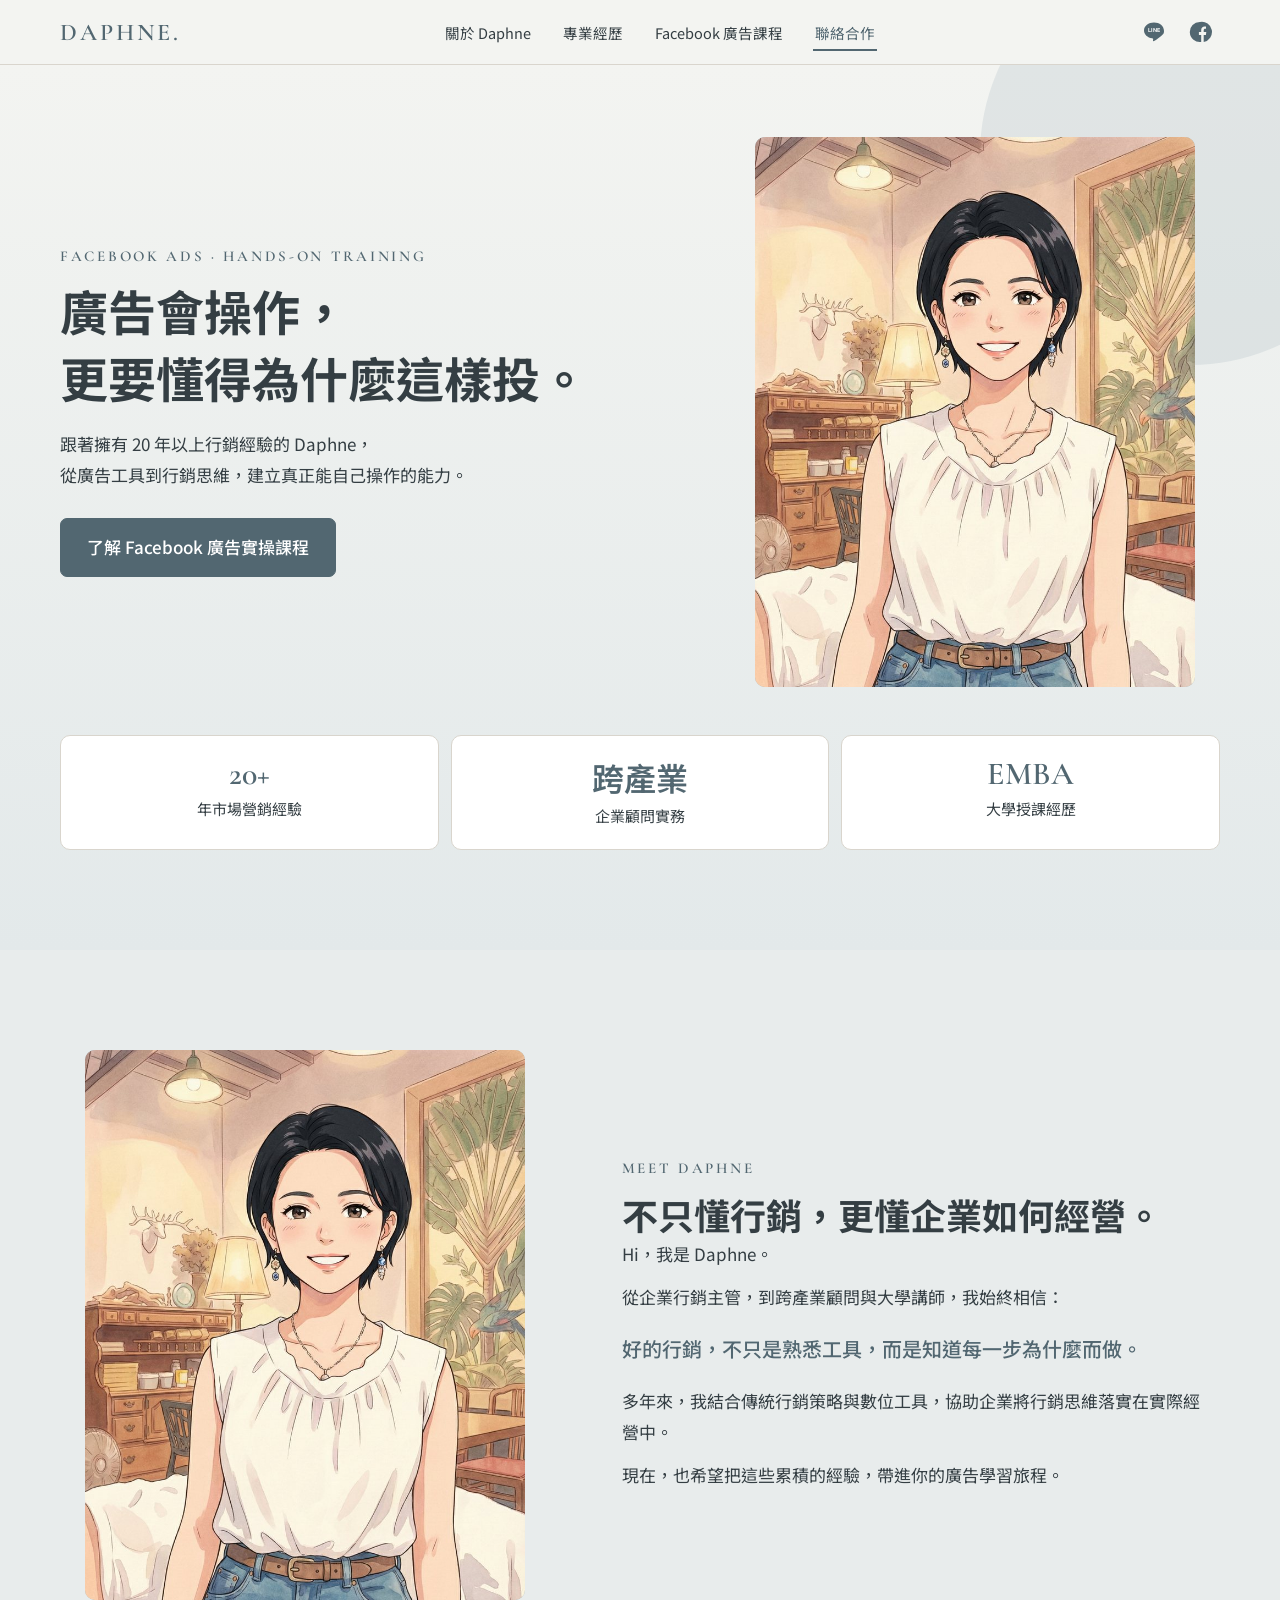
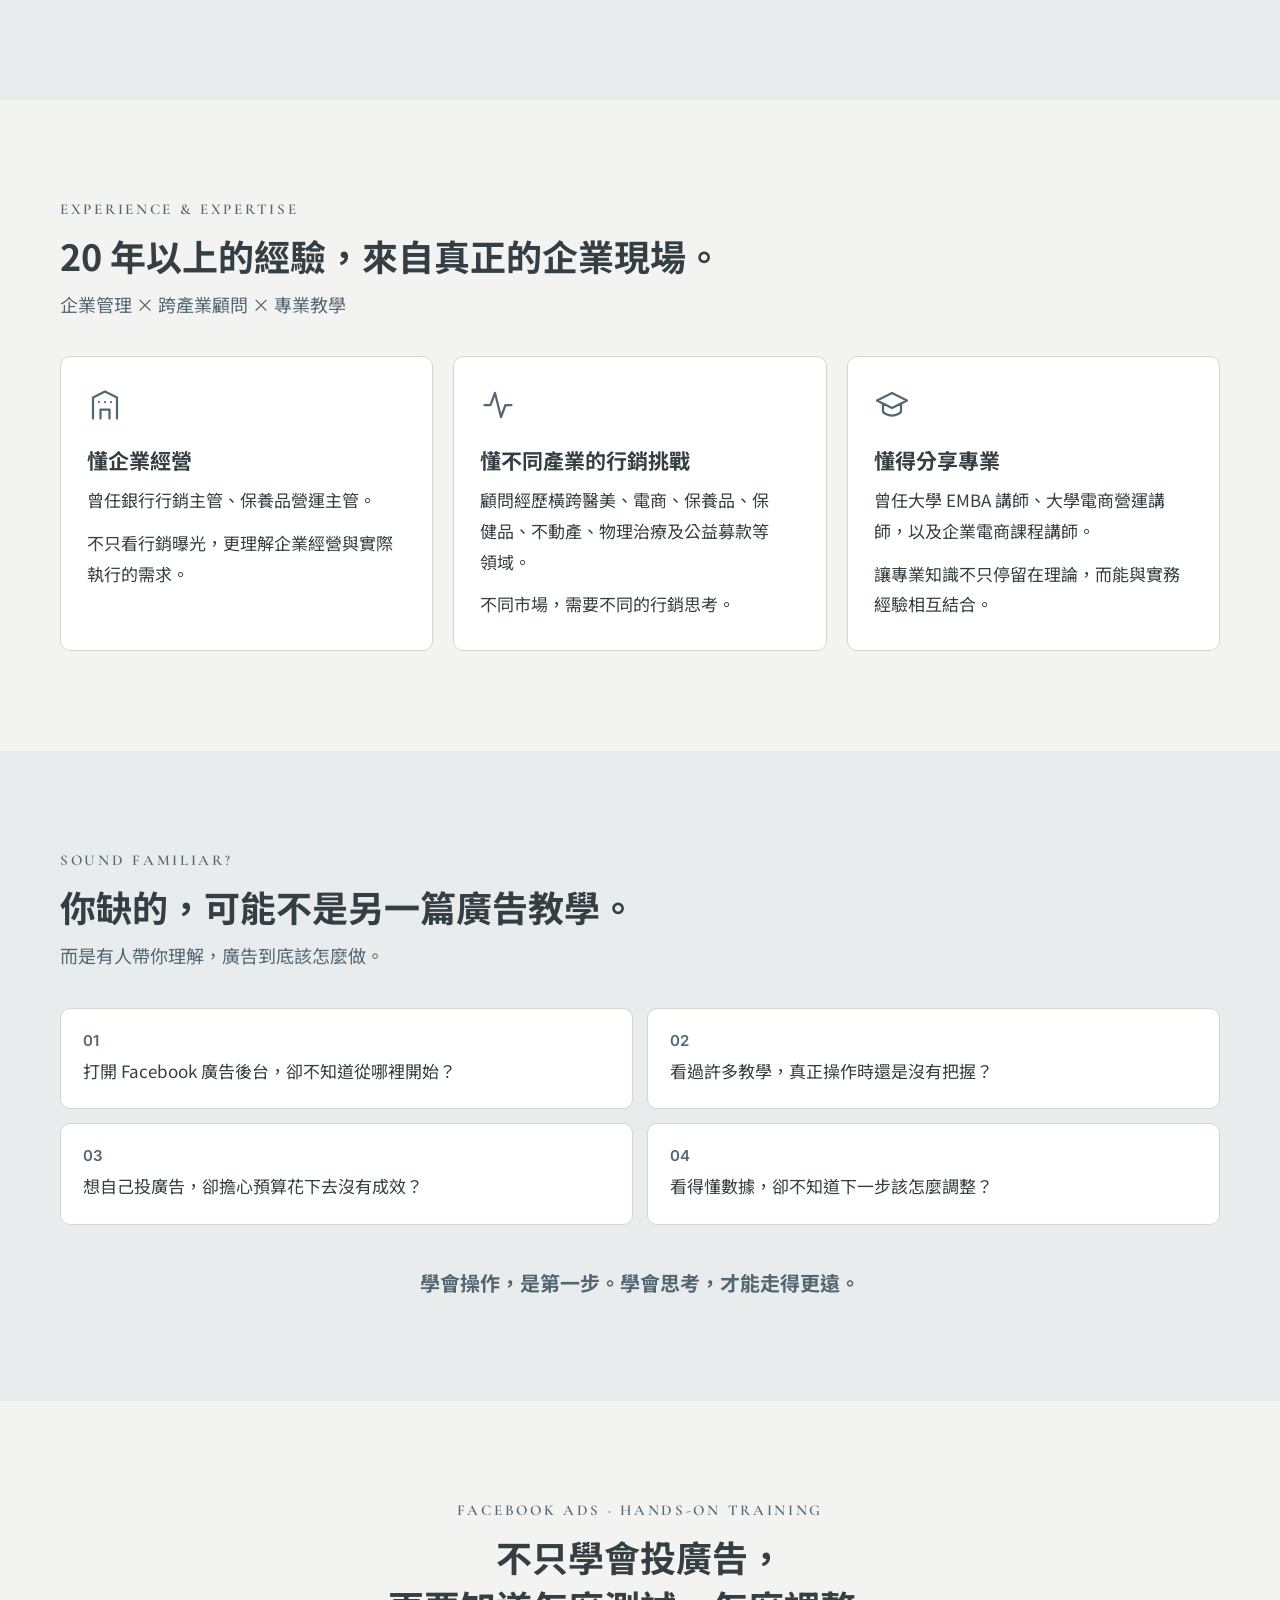
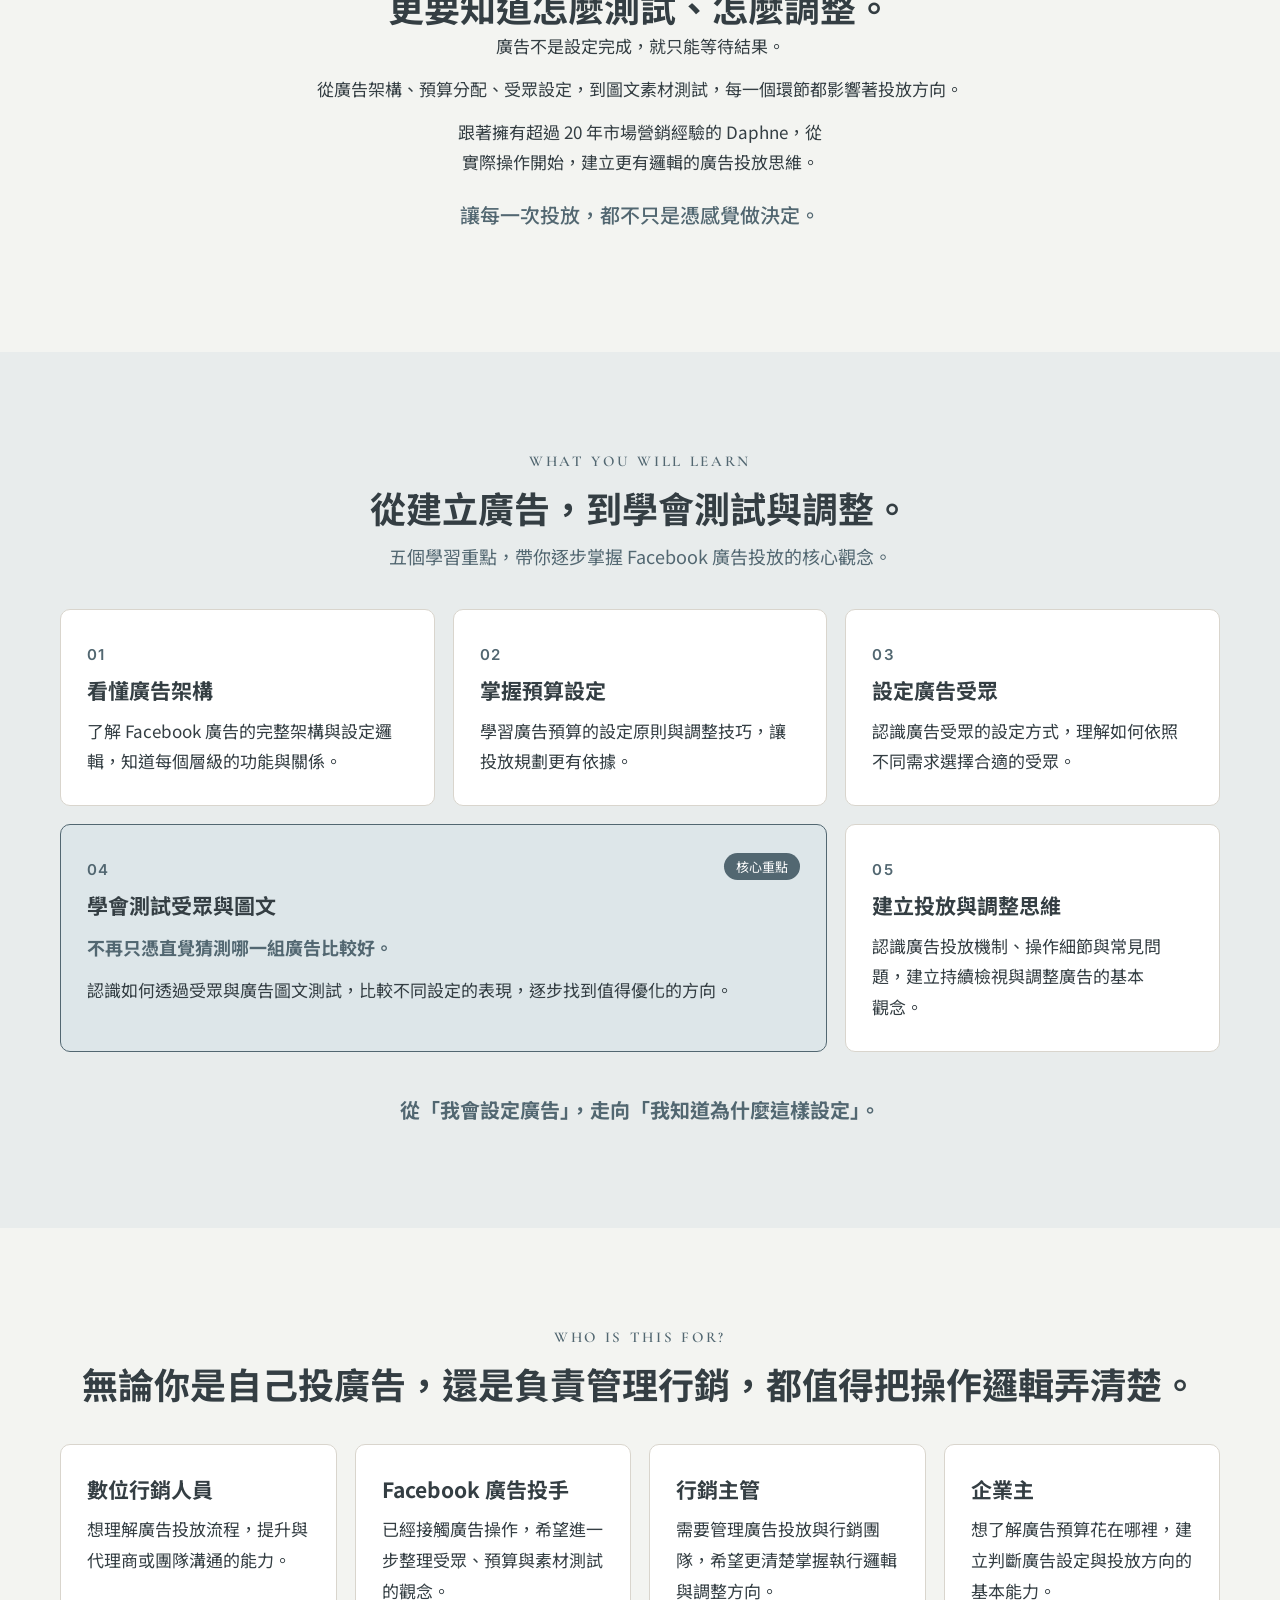
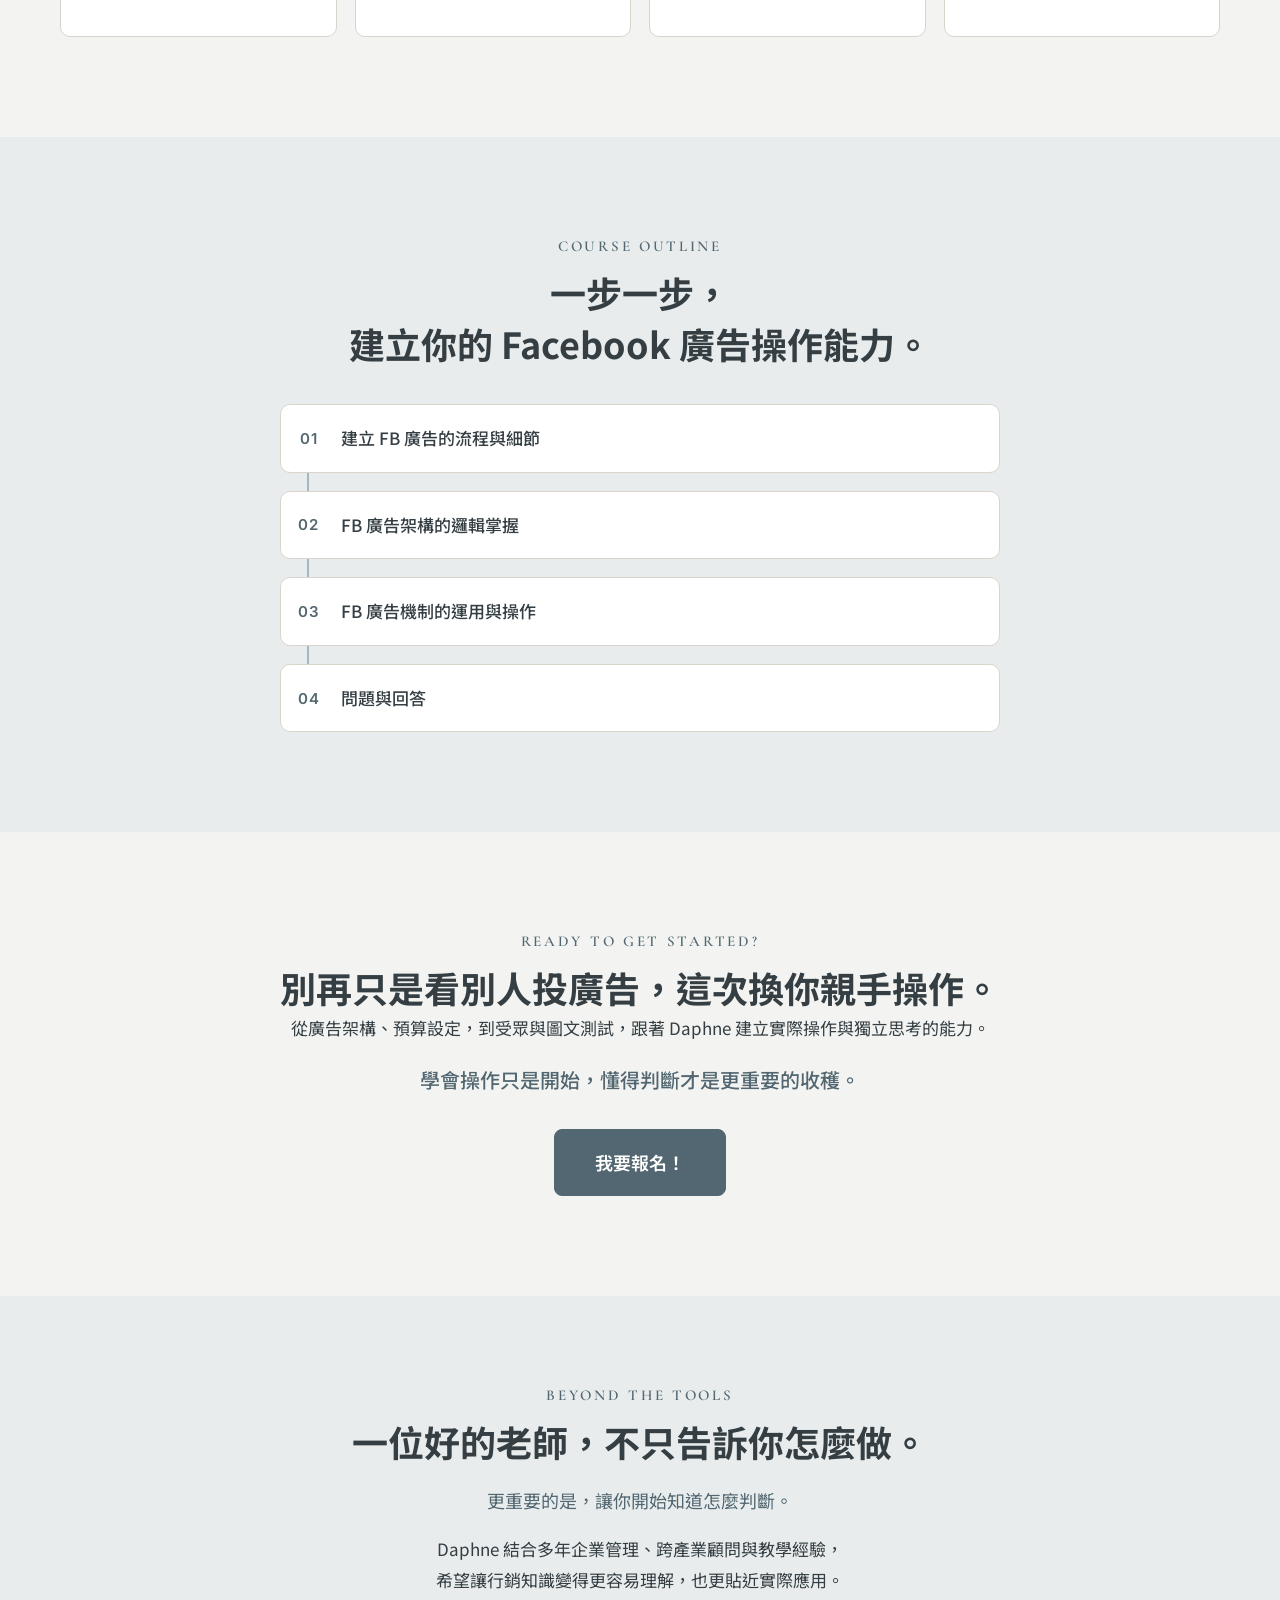
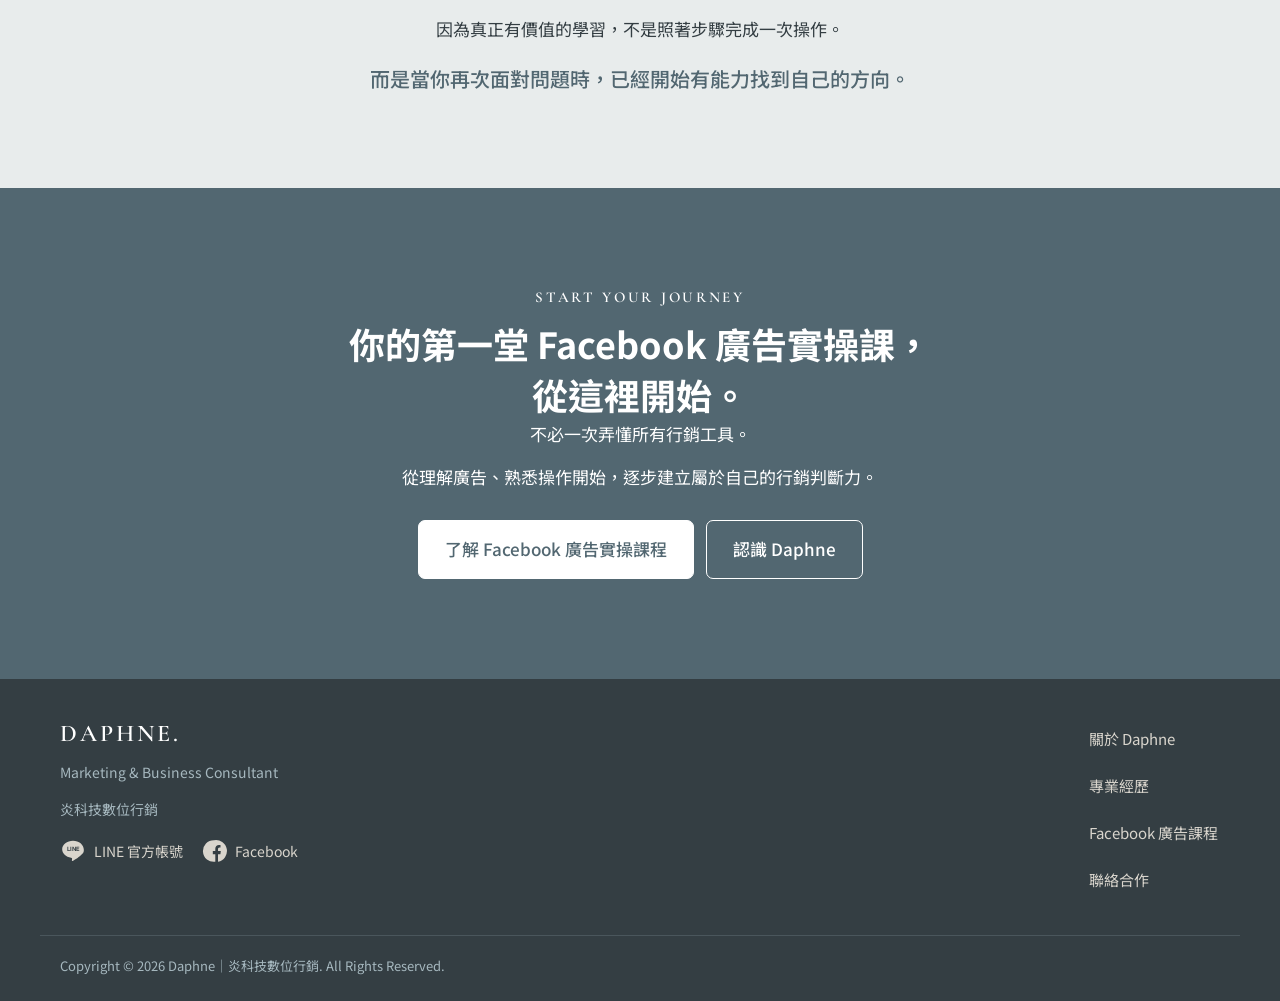
<file: index.html>
<!DOCTYPE html>
<html lang="zh-Hant">
<head>
<meta charset="UTF-8">
<meta name="viewport" content="width=device-width, initial-scale=1">
<title>Daphne｜Facebook 廣告實操課程 × 行銷顧問</title>
<meta name="description" content="跟著擁有 20 年以上行銷經驗的 Daphne，從廣告工具到行銷思維，建立真正能自己操作的 Facebook 廣告能力。">
<meta property="og:type" content="website">
<meta property="og:title" content="Daphne｜Facebook 廣告實操課程">
<meta property="og:description" content="廣告會操作，更要懂得為什麼這樣投。">
<meta property="og:locale" content="zh_TW">
<meta property="og:site_name" content="炎科技數位行銷">
<meta name="theme-color" content="#526771">
<link rel="icon" href="favicon.svg" type="image/svg+xml">
<link rel="preconnect" href="https://fonts.googleapis.com">
<link rel="preconnect" href="https://fonts.gstatic.com" crossorigin>
<link href="https://fonts.googleapis.com/css2?family=Cormorant+Garamond:wght@500;600&family=Inter:wght@400;500;600&family=Noto+Sans+TC:wght@400;500;700&display=swap" rel="stylesheet">
<link rel="stylesheet" href="css/style.css">
</head>
<body>
<a class="skip" href="#main">跳到主要內容</a>
<header class="site-header">
  <div class="wrap bar">
    <a class="logo" href="#top">DAPHNE.</a>
    <button class="menu-btn" aria-expanded="false" aria-controls="nav" aria-label="開啟選單"><span></span><span></span></button>
    <nav id="nav" aria-label="主要導覽">
      <a href="#about">關於 Daphne</a>
      <a href="#experience">專業經歷</a>
      <a href="#course">Facebook 廣告課程</a>
      <a href="#contact">聯絡合作</a>
    </nav>
    <div class="hsocial"><a data-link="line" aria-label="LINE 官方帳號"><svg viewBox="0 0 24 24" aria-hidden="true"><path d="M12 2.5C6.5 2.5 2 6 2 10.4c0 3.9 3.5 7.2 8.2 7.8.3.1.8.2.9.5.1.3 0 .7 0 1l-.1.8c0 .3-.2 1.1 1 .6 1.2-.5 6.4-3.8 8.7-6.5 1.3-1.4 1.3-2.6 1.3-3.7C22 6 17.5 2.5 12 2.5z"/><text x="12" y="12.3" font-size="5.4" font-weight="700" text-anchor="middle" fill="#343E43" font-family="Inter,Arial,sans-serif">LINE</text></svg></a>
        <a data-link="facebook" aria-label="Facebook 粉絲專頁"><svg viewBox="0 0 24 24" aria-hidden="true"><path d="M12 2a10 10 0 1 0 1.2 19.9v-7h-2.3V12h2.3V10c0-2.3 1.4-3.5 3.4-3.5.7 0 1.4.1 1.4.1v2.2h-.8c-1.1 0-1.5.7-1.5 1.4V12h2.6l-.4 2.9h-2.2v7A10 10 0 0 0 12 2z"/></svg></a></div>
  </div>
</header>

<main id="main">
<section class="hero" id="top">
  <div class="wrap grid2">
    <div class="reveal">
      <p class="eyebrow">FACEBOOK ADS · HANDS-ON TRAINING</p>
      <h1>廣告會操作，更要懂得為什麼這樣投。</h1>
      <p class="lead">跟著擁有 20 年以上行銷經驗的 Daphne，從廣告工具到行銷思維，建立真正能自己操作的能力。</p>
      <a class="btn" href="#course">了解 Facebook 廣告實操課程</a>
    </div>
    <figure class="photo reveal" data-label="請放置 Daphne 形象照｜assets/images/daphne-hero.jpg">
      <img src="assets/images/daphne-hero.jpg" alt="Daphne 形象照" width="800" height="1000" fetchpriority="high" onerror="this.parentElement.classList.add('empty');this.remove()">
    </figure>
  </div>
  <div class="wrap stats reveal">
    <div><strong>20+</strong><span>年市場營銷經驗</span></div>
    <div><strong>跨產業</strong><span>企業顧問實務</span></div>
    <div><strong>EMBA</strong><span>大學授課經歷</span></div>
  </div>
</section>

<section id="about" class="alt">
  <div class="wrap grid2 flip">
    <figure class="photo reveal" data-label="請放置 Daphne 個人照｜assets/images/daphne-about.jpg">
      <img src="assets/images/daphne-about.jpg" alt="Daphne 個人照" width="800" height="1000" loading="lazy" onerror="this.parentElement.classList.add('empty');this.remove()">
    </figure>
    <div class="reveal">
      <p class="eyebrow">MEET DAPHNE</p>
      <h2>不只懂行銷，更懂企業如何經營。</h2>
      <p>Hi，我是 Daphne。</p>
      <p>從企業行銷主管，到跨產業顧問與大學講師，我始終相信：</p>
      <p class="quote">好的行銷，不只是熟悉工具，而是知道每一步為什麼而做。</p>
      <p>多年來，我結合傳統行銷策略與數位工具，協助企業將行銷思維落實在實際經營中。</p>
      <p>現在，也希望把這些累積的經驗，帶進你的廣告學習旅程。</p>
    </div>
  </div>
</section>

<section id="experience">
  <div class="wrap">
    <header class="head reveal">
      <p class="eyebrow">EXPERIENCE &amp; EXPERTISE</p>
      <h2>20 年以上的經驗，來自真正的企業現場。</h2>
      <p class="sub">企業管理 × 跨產業顧問 × 專業教學</p>
    </header>
    <div class="cards3">
      <article class="card reveal">
        <svg viewBox="0 0 24 24" aria-hidden="true"><path d="M4 21V7l8-4 8 4v14M9 21v-6h6v6M8 10h.01M12 10h.01M16 10h.01"/></svg>
        <h3>懂企業經營</h3>
        <p>曾任銀行行銷主管、保養品營運主管。</p>
        <p>不只看行銷曝光，更理解企業經營與實際執行的需求。</p>
      </article>
      <article class="card reveal">
        <svg viewBox="0 0 24 24" aria-hidden="true"><path d="M3 12h4l3-8 4 16 3-8h4"/></svg>
        <h3>懂不同產業的行銷挑戰</h3>
        <p>顧問經歷橫跨醫美、電商、保養品、保健品、不動產、物理治療及公益募款等領域。</p>
        <p>不同市場，需要不同的行銷思考。</p>
      </article>
      <article class="card reveal">
        <svg viewBox="0 0 24 24" aria-hidden="true"><path d="M2 9l10-5 10 5-10 5zM6 11.5V16c0 1.5 3 3 6 3s6-1.5 6-3v-4.5"/></svg>
        <h3>懂得分享專業</h3>
        <p>曾任大學 EMBA 講師、大學電商營運講師，以及企業電商課程講師。</p>
        <p>讓專業知識不只停留在理論，而能與實務經驗相互結合。</p>
      </article>
    </div>
  </div>
</section>

<section class="alt">
  <div class="wrap">
    <header class="head reveal">
      <p class="eyebrow">SOUND FAMILIAR?</p>
      <h2>你缺的，可能不是另一篇廣告教學。</h2>
      <p class="sub">而是有人帶你理解，廣告到底該怎麼做。</p>
    </header>
    <div class="pains">
      <button class="pain reveal" aria-pressed="false"><span>01</span>打開 Facebook 廣告後台，卻不知道從哪裡開始？</button>
      <button class="pain reveal" aria-pressed="false"><span>02</span>看過許多教學，真正操作時還是沒有把握？</button>
      <button class="pain reveal" aria-pressed="false"><span>03</span>想自己投廣告，卻擔心預算花下去沒有成效？</button>
      <button class="pain reveal" aria-pressed="false"><span>04</span>看得懂數據，卻不知道下一步該怎麼調整？</button>
    </div>
    <p class="closing reveal">學會操作，是第一步。學會思考，才能走得更遠。</p>
  </div>
</section>

<section id="course">
  <div class="wrap narrow center reveal">
    <p class="eyebrow">FACEBOOK ADS · HANDS-ON TRAINING</p>
    <h2>不只學會投廣告，更要知道怎麼測試、怎麼調整。</h2>
    <p>廣告不是設定完成，就只能等待結果。</p>
    <p>從廣告架構、預算分配、受眾設定，到圖文素材測試，每一個環節都影響著投放方向。</p>
    <p>跟著擁有超過 20 年市場營銷經驗的 Daphne，從實際操作開始，建立更有邏輯的廣告<span class="nw">投放思維。</span></p>
    <p class="quote">讓每一次投放，都不只是憑感覺做決定。</p>
  </div>
</section>

<section class="alt" id="learn">
  <div class="wrap">
    <header class="head center reveal">
      <p class="eyebrow">WHAT YOU WILL LEARN</p>
      <h2>從建立廣告，到學會測試與調整。</h2>
      <p class="sub">五個學習重點，帶你逐步掌握 Facebook 廣告投放的核心觀念。</p>
    </header>
    <div class="learn">
      <article class="lcard reveal"><span class="num">01</span><h3>看懂廣告架構</h3><p>了解 Facebook 廣告的完整架構與設定邏輯，知道每個層級的功能與關係。</p></article>
      <article class="lcard reveal"><span class="num">02</span><h3>掌握預算設定</h3><p>學習廣告預算的設定原則與調整技巧，讓投放規劃更有依據。</p></article>
      <article class="lcard reveal"><span class="num">03</span><h3>設定廣告受眾</h3><p>認識廣告受眾的設定方式，理解如何依照不同需求選擇合適的受眾。</p></article>
      <article class="lcard feature reveal"><span class="num">04</span><span class="tag">核心重點</span><h3>學會測試受眾與圖文</h3><p class="strong">不再只憑直覺猜測哪一組廣告比較好。</p><p>認識如何透過受眾與廣告圖文測試，比較不同設定的表現，逐步找到值得優化的方向。</p></article>
      <article class="lcard reveal"><span class="num">05</span><h3>建立投放與調整思維</h3><p>認識廣告投放機制、操作細節與常見問題，建立持續檢視與調整廣告的基本觀念。</p></article>
    </div>
    <p class="closing reveal">從「我會設定廣告」，走向「我知道為什麼這樣設定」。</p>
  </div>
</section>

<section id="audience">
  <div class="wrap">
    <header class="head center reveal">
      <p class="eyebrow">WHO IS THIS FOR?</p>
      <h2>無論你是自己投廣告，還是負責管理行銷，都值得把操作邏輯弄清楚。</h2>
    </header>
    <div class="who">
      <article class="card reveal"><h3>數位行銷人員</h3><p>想理解廣告投放流程，提升與代理商或團隊溝通的能力。</p></article>
      <article class="card reveal"><h3>Facebook 廣告投手</h3><p>已經接觸廣告操作，希望進一步整理受眾、預算與素材測試的觀念。</p></article>
      <article class="card reveal"><h3>行銷主管</h3><p>需要管理廣告投放與行銷團隊，希望更清楚掌握執行邏輯與調整方向。</p></article>
      <article class="card reveal"><h3>企業主</h3><p>想了解廣告預算花在哪裡，建立判斷廣告設定與投放方向的基本能力。</p></article>
    </div>
  </div>
</section>

<section class="alt" id="outline">
  <div class="wrap narrow">
    <header class="head center reveal">
      <p class="eyebrow">COURSE OUTLINE</p>
      <h2>一步一步，建立你的 Facebook 廣告操作能力。</h2>
    </header>
    <ol class="steps">
      <li class="reveal"><span class="num">01</span>建立 FB 廣告的流程與細節</li>
      <li class="reveal"><span class="num">02</span>FB 廣告架構的邏輯掌握</li>
      <li class="reveal"><span class="num">03</span>FB 廣告機制的運用與操作</li>
      <li class="reveal"><span class="num">04</span>問題與回答</li>
    </ol>
  </div>
</section>

<section id="register">
  <div class="wrap narrow center reveal">
    <p class="eyebrow">READY TO GET STARTED?</p>
    <h2>別再只是看別人投廣告，這次換你親手操作。</h2>
    <p>從廣告架構、預算設定，到受眾與圖文測試，跟著 Daphne 建立實際操作與獨立思考的能力。</p>
    <p class="quote">學會操作只是開始，懂得判斷才是更重要的收穫。</p>
    <!-- TODO: 後續補上報名網址：js/main.js → SITE_LINKS.registration -->
    <a class="btn cta" data-link="registration" data-keep>我要報名！</a>
    <p class="note" data-note>報名網址即將公布</p>
  </div>
</section>

<section class="alt philosophy">
  <div class="wrap narrow center reveal">
    <p class="eyebrow">BEYOND THE TOOLS</p>
    <h2>一位好的老師，不只告訴你怎麼做。</h2>
    <p class="sub">更重要的是，讓你開始知道怎麼判斷。</p>
    <p>Daphne 結合多年企業管理、跨產業顧問與教學經驗，希望讓行銷知識變得更容易理解，也更貼近實際應用。</p>
    <p>因為真正有價值的學習，不是照著步驟完成一次操作。</p>
    <p class="quote">而是當你再次面對問題時，已經開始有能力找到自己的方向。</p>
  </div>
</section>

<section class="final" id="contact">
  <div class="wrap narrow center reveal">
    <p class="eyebrow">START YOUR JOURNEY</p>
    <h2>你的第一堂 Facebook 廣告實操課，從這裡開始。</h2>
    <p>不必一次弄懂所有行銷工具。</p>
    <p>從理解廣告、熟悉操作開始，逐步建立屬於自己的行銷判斷力。</p>
    <div class="actions">
      <a class="btn light" href="#course">了解 Facebook 廣告實操課程</a>
      <a class="btn ghost-light" href="#about">認識 Daphne</a>
    </div>
  </div>
</section>
</main>

<footer>
  <div class="wrap foot">
    <div><p class="logo">DAPHNE.</p><p class="muted">Marketing &amp; Business Consultant</p>
      <p class="muted">炎科技數位行銷</p>
      <div class="social">
        <a data-link="line" aria-label="LINE 官方帳號"><svg viewBox="0 0 24 24" aria-hidden="true"><path d="M12 2.5C6.5 2.5 2 6 2 10.4c0 3.9 3.5 7.2 8.2 7.8.3.1.8.2.9.5.1.3 0 .7 0 1l-.1.8c0 .3-.2 1.1 1 .6 1.2-.5 6.4-3.8 8.7-6.5 1.3-1.4 1.3-2.6 1.3-3.7C22 6 17.5 2.5 12 2.5z"/><text x="12" y="12.3" font-size="5.4" font-weight="700" text-anchor="middle" fill="#343E43" font-family="Inter,Arial,sans-serif">LINE</text></svg><span>LINE 官方帳號</span></a>
        <a data-link="facebook" aria-label="Facebook 粉絲專頁"><svg viewBox="0 0 24 24" aria-hidden="true"><path d="M12 2a10 10 0 1 0 1.2 19.9v-7h-2.3V12h2.3V10c0-2.3 1.4-3.5 3.4-3.5.7 0 1.4.1 1.4.1v2.2h-.8c-1.1 0-1.5.7-1.5 1.4V12h2.6l-.4 2.9h-2.2v7A10 10 0 0 0 12 2z"/></svg><span>Facebook</span></a>
      </div></div>
    <nav aria-label="頁尾導覽">
      <a href="#about">關於 Daphne</a>
      <a href="#experience">專業經歷</a>
      <a href="#course">Facebook 廣告課程</a>
      <a data-link="contact">聯絡合作</a>
    </nav>
  </div>
  <p class="wrap copy">Copyright © 2026 Daphne｜炎科技數位行銷. All Rights Reserved.</p>
</footer>
<script src="js/main.js"></script>
</body>
</html>
</file>
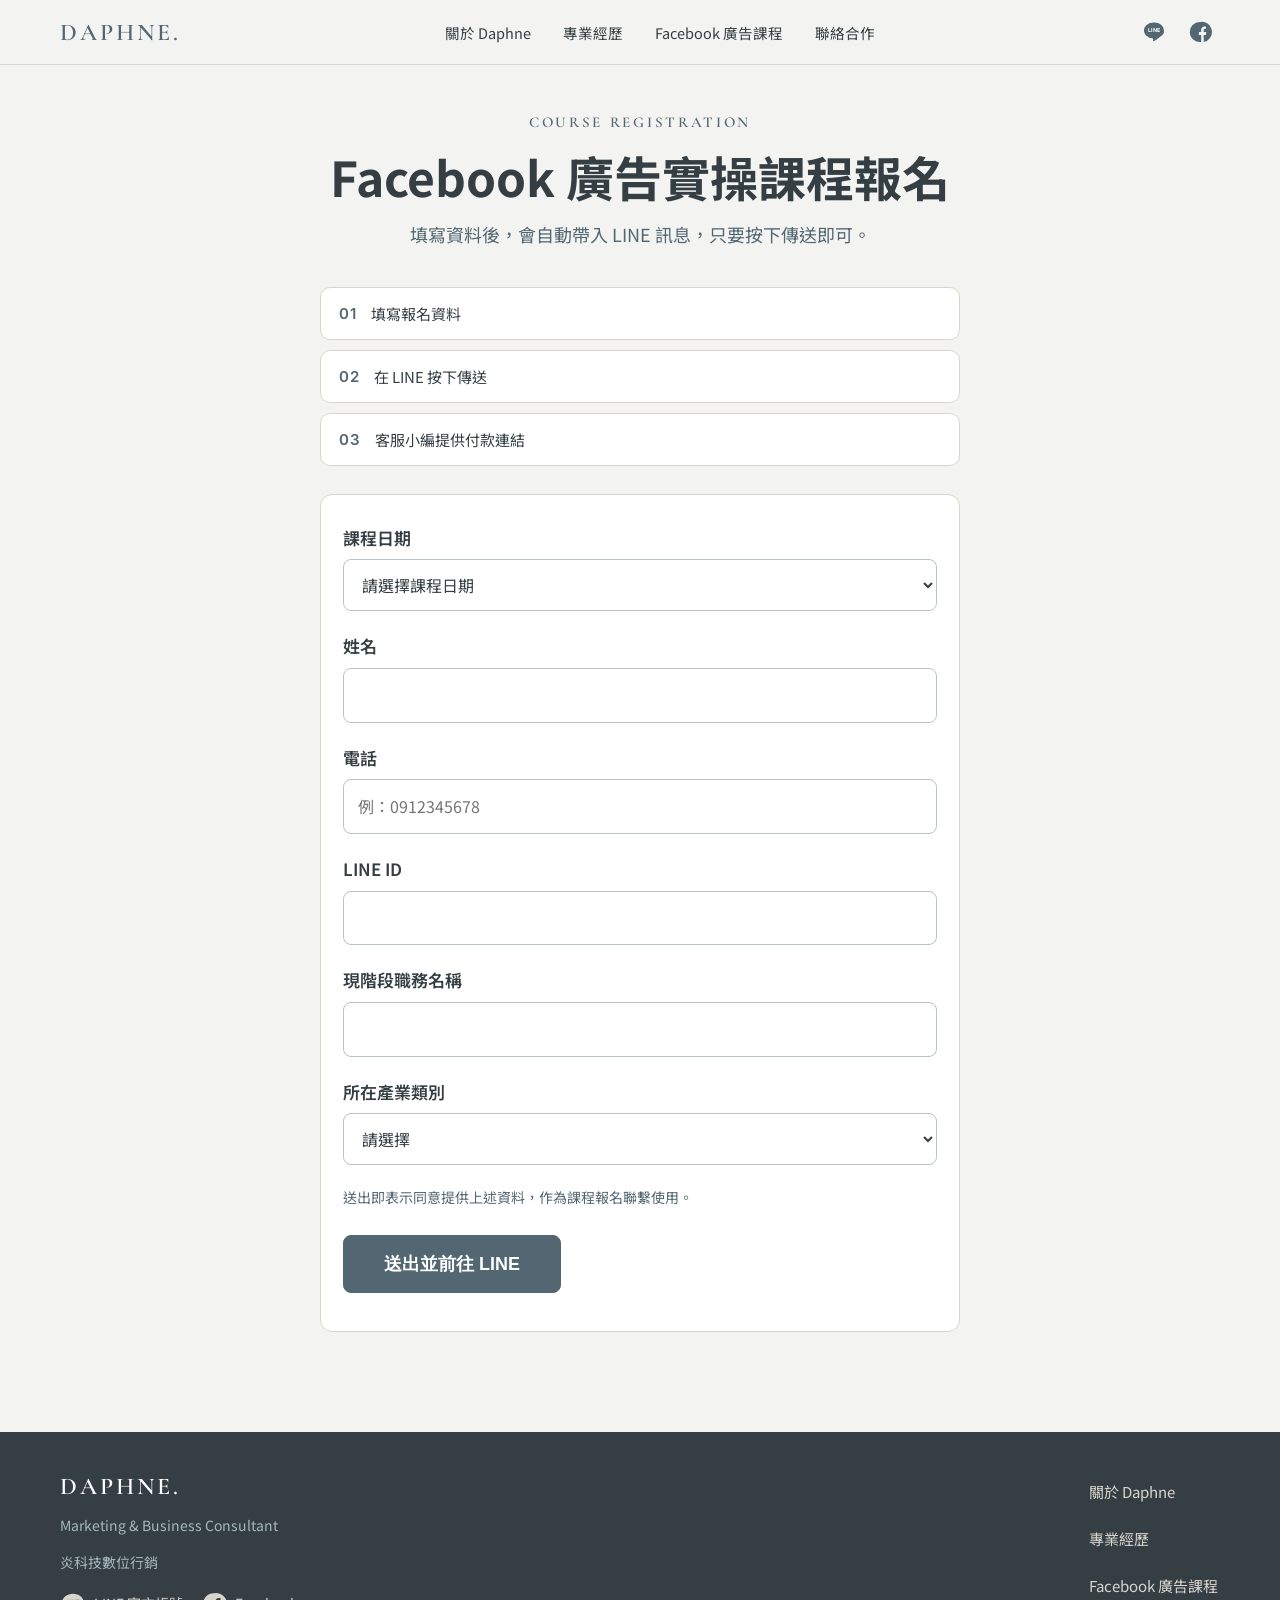
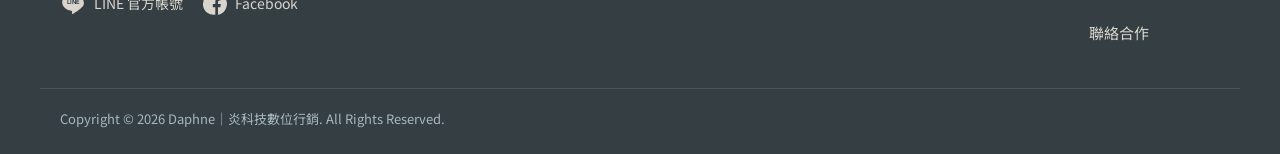
<file: signup.html>
<!DOCTYPE html>
<html lang="zh-Hant">
<head>
<meta charset="UTF-8">
<meta name="viewport" content="width=device-width, initial-scale=1">
<title>課程報名｜Daphne Facebook 廣告實操課程</title>
<meta name="description" content="填寫報名資料並透過 LINE 聯繫客服，報名 Daphne 的 Facebook 廣告實操課程。">
<meta property="og:type" content="website">
<meta property="og:title" content="課程報名｜Daphne Facebook 廣告實操課程">
<meta property="og:description" content="廣告會操作，更要懂得為什麼這樣投。">
<meta property="og:locale" content="zh_TW">
<meta property="og:site_name" content="炎科技數位行銷">
<meta name="theme-color" content="#526771">
<link rel="icon" href="favicon.svg" type="image/svg+xml">
<link rel="preconnect" href="https://fonts.googleapis.com">
<link rel="preconnect" href="https://fonts.gstatic.com" crossorigin>
<link href="https://fonts.googleapis.com/css2?family=Cormorant+Garamond:wght@500;600&family=Inter:wght@400;500;600&family=Noto+Sans+TC:wght@400;500;700&display=swap" rel="stylesheet">
<link rel="stylesheet" href="css/style.css">
</head>
<body>
<a class="skip" href="#main">跳到主要內容</a>
<header class="site-header">
  <div class="wrap bar">
    <a class="logo" href="index.html">DAPHNE.</a>
    <button class="menu-btn" aria-expanded="false" aria-controls="nav" aria-label="開啟選單"><span></span><span></span></button>
    <nav id="nav" aria-label="主要導覽">
      <a href="index.html#about">關於 Daphne</a>
      <a href="index.html#experience">專業經歷</a>
      <a href="index.html#course">Facebook 廣告課程</a>
      <a href="index.html#contact">聯絡合作</a>
    </nav>
    <div class="hsocial"><a data-link="line" aria-label="LINE 官方帳號"><svg viewBox="0 0 24 24" aria-hidden="true"><path d="M12 2.5C6.5 2.5 2 6 2 10.4c0 3.9 3.5 7.2 8.2 7.8.3.1.8.2.9.5.1.3 0 .7 0 1l-.1.8c0 .3-.2 1.1 1 .6 1.2-.5 6.4-3.8 8.7-6.5 1.3-1.4 1.3-2.6 1.3-3.7C22 6 17.5 2.5 12 2.5z"/><text x="12" y="12.3" font-size="5.4" font-weight="700" text-anchor="middle" fill="#343E43" font-family="Inter,Arial,sans-serif">LINE</text></svg></a>
        <a data-link="facebook" aria-label="Facebook 粉絲專頁"><svg viewBox="0 0 24 24" aria-hidden="true"><path d="M12 2a10 10 0 1 0 1.2 19.9v-7h-2.3V12h2.3V10c0-2.3 1.4-3.5 3.4-3.5.7 0 1.4.1 1.4.1v2.2h-.8c-1.1 0-1.5.7-1.5 1.4V12h2.6l-.4 2.9h-2.2v7A10 10 0 0 0 12 2z"/></svg></a></div>
  </div>
</header>

<main id="main">
<section class="reg">
  <div class="wrap form-wrap">
    <header class="head center reveal">
      <p class="eyebrow">COURSE REGISTRATION</p>
      <h1>Facebook 廣告實操課程報名</h1>
      <p class="sub">填寫資料後，會自動帶入 LINE 訊息，只要按下傳送即可。</p>
    </header>
    <ol class="flow reveal">
      <li><span class="num">01</span>填寫報名資料</li>
      <li><span class="num">02</span>在 LINE 按下傳送</li>
      <li><span class="num">03</span>客服小編提供付款連結</li>
    </ol>
    <form id="regForm" class="reg-card reveal" novalidate>
      <div class="field"><label for="date">課程日期</label>
        <select id="date" name="date" required></select><p class="err" id="err-date" role="alert"></p></div>
      <div class="field"><label for="name">姓名</label>
        <input id="name" name="name" type="text" autocomplete="name" maxlength="40" required><p class="err" id="err-name" role="alert"></p></div>
      <div class="field"><label for="phone">電話</label>
        <input id="phone" name="phone" type="tel" inputmode="tel" autocomplete="tel" placeholder="例：0912345678" maxlength="20" required><p class="err" id="err-phone" role="alert"></p></div>
      <div class="field"><label for="lineId">LINE ID</label>
        <input id="lineId" name="lineId" type="text" autocomplete="off" maxlength="40" required><p class="err" id="err-lineId" role="alert"></p></div>
      <div class="field"><label for="title">現階段職務名稱</label>
        <input id="title" name="title" type="text" autocomplete="organization-title" maxlength="60" required><p class="err" id="err-title" role="alert"></p></div>
      <div class="field"><label for="industry">所在產業類別</label>
        <select id="industry" name="industry" required>
          <option value="">請選擇</option>
          <option>製造業</option><option>批發零售／電商</option><option>餐飲服務</option><option>醫療美容／健康</option><option>金融保險</option><option>資訊科技／軟體</option><option>教育／培訓</option><option>不動產／營建</option><option>行銷廣告</option><option>公益／非營利</option><option value="其他">其他</option>
        </select>
        <input id="industryOther" type="text" maxlength="40" placeholder="請填寫產業類別" hidden>
        <p class="err" id="err-industry" role="alert"></p></div>
      <input class="hp" type="text" name="website" tabindex="-1" autocomplete="off" aria-hidden="true">
      <p class="fine">送出即表示同意提供上述資料，作為課程報名聯繫使用。</p>
      <button class="btn cta" type="submit" id="submitBtn">送出並前往 LINE</button>
      <p class="note" id="formNote"></p>
    </form>
    <div class="reg-card done" id="done" hidden>
      <h2>資料已送出</h2>
      <p>請在 LINE 對話框按下「傳送」，客服小編會再提供付款連結。</p>
      <a class="btn cta" id="lineBtn" target="_blank" rel="noopener noreferrer">開啟 LINE 對話</a>
      <p class="fine">如果 LINE 沒有自動開啟，請複製下方內容，貼到官方帳號對話框後傳送。</p>
      <textarea id="msgBox" rows="8" readonly></textarea>
      <button class="btn ghost" type="button" id="copyBtn">複製報名內容</button>
    </div>
  </div>
</section>
</main>

<footer>
  <div class="wrap foot">
    <div><p class="logo">DAPHNE.</p><p class="muted">Marketing &amp; Business Consultant</p>
      <p class="muted">炎科技數位行銷</p>
      <div class="social">
        <a data-link="line" aria-label="LINE 官方帳號"><svg viewBox="0 0 24 24" aria-hidden="true"><path d="M12 2.5C6.5 2.5 2 6 2 10.4c0 3.9 3.5 7.2 8.2 7.8.3.1.8.2.9.5.1.3 0 .7 0 1l-.1.8c0 .3-.2 1.1 1 .6 1.2-.5 6.4-3.8 8.7-6.5 1.3-1.4 1.3-2.6 1.3-3.7C22 6 17.5 2.5 12 2.5z"/><text x="12" y="12.3" font-size="5.4" font-weight="700" text-anchor="middle" fill="#343E43" font-family="Inter,Arial,sans-serif">LINE</text></svg><span>LINE 官方帳號</span></a>
        <a data-link="facebook" aria-label="Facebook 粉絲專頁"><svg viewBox="0 0 24 24" aria-hidden="true"><path d="M12 2a10 10 0 1 0 1.2 19.9v-7h-2.3V12h2.3V10c0-2.3 1.4-3.5 3.4-3.5.7 0 1.4.1 1.4.1v2.2h-.8c-1.1 0-1.5.7-1.5 1.4V12h2.6l-.4 2.9h-2.2v7A10 10 0 0 0 12 2z"/></svg><span>Facebook</span></a>
      </div></div>
    <nav aria-label="頁尾導覽">
      <a href="index.html#about">關於 Daphne</a>
      <a href="index.html#experience">專業經歷</a>
      <a href="index.html#course">Facebook 廣告課程</a>
      <a data-link="contact">聯絡合作</a>
    </nav>
  </div>
  <p class="wrap copy">Copyright © 2026 Daphne｜炎科技數位行銷. All Rights Reserved.</p>
</footer>
<script src="js/main.js"></script>
<script src="js/signup.js"></script>
</body>
</html>
</file>
<file: css/style.css>
:root{--bg:#F3F4F1;--mist:#A6B8BF;--slate:#526771;--stone:#D9D5CD;--ink:#343E43;--white:#fff;--r:10px}
*{box-sizing:border-box;margin:0}
html{scroll-behavior:smooth;scroll-padding-top:72px}
body{font:16px/1.8 "Noto Sans TC",Inter,sans-serif;background:var(--bg);color:var(--ink);overflow-x:hidden}
img{max-width:100%;display:block}
a{color:inherit}
.wrap{max-width:1200px;margin:0 auto;padding:0 20px}
.narrow{max-width:760px}.center{text-align:center}
section{padding:56px 0}
.alt{background:#E8ECEC}
.skip{position:absolute;left:-999px}.skip:focus{left:8px;top:8px;background:var(--white);padding:8px;z-index:99}
:focus-visible{outline:3px solid var(--slate);outline-offset:3px}
h1,h2,h3{font-weight:700;line-height:1.4;color:var(--ink)}
h1{font-size:32px}h2{font-size:27px}h3{font-size:21px}
.eyebrow{font:600 15px "Cormorant Garamond",serif;letter-spacing:.18em;color:var(--slate);margin-bottom:12px}
.lead{font-size:17px;margin:18px 0 28px}
.sub{color:var(--slate);font-size:18px;margin-top:8px}
p+p{margin-top:12px}
.quote{font-size:20px;font-weight:500;color:var(--slate);margin:20px 0;line-height:1.7}
.head{margin-bottom:36px}
.site-header{position:sticky;top:0;z-index:50;background:rgba(243,244,241,.94);backdrop-filter:blur(8px);border-bottom:1px solid var(--stone)}
.bar{display:flex;align-items:center;justify-content:space-between;height:64px}
.logo{font:600 24px "Cormorant Garamond",serif;letter-spacing:.12em;text-decoration:none;color:var(--slate)}
nav a{text-decoration:none;font-size:14.5px;padding:6px 2px;margin-left:24px;border-bottom:2px solid transparent}
nav a:hover,nav a.active{border-color:var(--slate);color:var(--slate)}
.menu-btn{display:none;background:none;border:0;width:44px;height:44px;cursor:pointer}
.menu-btn span{display:block;height:2px;width:22px;background:var(--ink);margin:6px auto}
.btn{display:inline-block;background:var(--slate);color:var(--white);padding:13px 26px;border-radius:7px;text-decoration:none;font-weight:500;border:1.5px solid var(--slate);cursor:pointer;transition:background .25s,transform .25s}
.btn:hover{background:var(--ink);border-color:var(--ink);transform:translateY(-1px)}
.btn.ghost{background:transparent;color:var(--slate)}.btn.ghost:hover{background:var(--slate);color:var(--white)}
.btn.light{background:var(--white);color:var(--slate);border-color:var(--white)}.btn.light:hover{background:var(--bg)}
.btn.ghost-light{background:transparent;color:var(--white);border-color:var(--white)}.btn.ghost-light:hover{background:rgba(255,255,255,.15)}
.is-disabled{opacity:.55;cursor:not-allowed}
.is-disabled:hover{transform:none;background:var(--slate)}
.btn.ghost.is-disabled:hover{background:transparent;color:var(--slate)}
footer a.is-disabled:hover{background:none;color:inherit}
.actions{display:flex;flex-wrap:wrap;gap:12px;margin-top:28px}.center .actions{justify-content:center}
.hero{background:linear-gradient(180deg,var(--bg),#E3E9EA);padding-top:40px}
.grid2{display:grid;gap:36px;align-items:center}
.photo{position:relative;border-radius:var(--r);overflow:hidden;aspect-ratio:4/5;background:var(--mist);max-width:440px;width:100%;margin:0 auto}
.photo img{width:100%;height:100%;object-fit:cover;object-position:50% 15%}
.photo.empty{display:grid;place-items:center;background:linear-gradient(160deg,#E3E9EA,var(--mist))}
.photo.empty::after{content:"D.";font:500 clamp(96px,16vw,160px)/1 "Cormorant Garamond",serif;color:rgba(255,255,255,.75)}
.photo.empty::before{content:attr(data-label);position:absolute;left:0;right:0;bottom:14px;text-align:center;font-size:12px;color:var(--slate);padding:0 16px;order:2}
.hero{position:relative;overflow:hidden}
.hero::before{content:"";position:absolute;right:-120px;top:-120px;width:420px;height:420px;border-radius:50%;background:rgba(166,184,191,.25)}
.hero .wrap{position:relative}
[hidden]{display:none!important}
.stats{display:grid;gap:12px;margin-top:48px}
.stats div{background:var(--white);border-radius:var(--r);padding:18px;text-align:center;border:1px solid var(--stone)}
.stats strong{display:block;font:600 32px "Cormorant Garamond","Noto Sans TC",serif;color:var(--slate)}
.stats span{font-size:15px}
.cards3{display:grid;gap:20px}
.card{background:var(--white);padding:30px 26px;border-radius:var(--r);border:1px solid var(--stone);transition:transform .3s}
.card:hover{transform:translateY(-4px)}
.card svg{width:36px;height:36px;fill:none;stroke:var(--slate);stroke-width:1.5;stroke-linecap:round;stroke-linejoin:round;margin-bottom:14px}
.card h3{margin-bottom:10px}
.pains{display:grid;gap:14px}
.pain{font:inherit;text-align:left;background:var(--white);border:1px solid var(--stone);border-radius:var(--r);padding:22px;cursor:pointer;color:var(--ink);transition:transform .3s,border-color .3s,background .3s}
.pain span{display:block;font:600 15px Inter,sans-serif;color:var(--slate);margin-bottom:6px}
.pain:hover{transform:translateY(-3px);border-color:var(--mist)}
.pain[aria-pressed=true]{background:var(--slate);color:var(--white);border-color:var(--slate)}
.pain[aria-pressed=true] span{color:var(--stone)}
.closing{text-align:center;font-size:20px;font-weight:700;color:var(--slate);margin-top:40px}
.course-info{margin-top:36px;padding:28px;background:var(--white);border:1px dashed var(--mist);border-radius:var(--r)}
.philosophy{padding:72px 0}
.philosophy p{margin-top:18px}
.final{background:var(--slate);color:var(--white)}
.final h2,.final .eyebrow{color:var(--white)}
footer{background:var(--ink);color:var(--stone);padding:40px 0 24px}
footer .logo{color:var(--white)}
.foot{display:grid;gap:24px}
footer nav a{display:block;margin:0 0 6px;font-size:15px}
footer a:hover{color:var(--white)}
.muted{color:var(--mist);font-size:14px}
.hsocial{display:flex;align-items:center;gap:6px;margin-left:auto;order:2}
.hsocial a{display:grid;place-items:center;width:40px;height:40px;border-radius:50%;transition:background .25s}
.hsocial a:hover{background:rgba(82,103,113,.12)}
.hsocial svg{width:24px;height:24px;fill:var(--slate)}
.hsocial text{fill:#fff}
.menu-btn{order:3}
@media(min-width:821px){.hsocial{margin-left:20px}}
.social{display:flex;flex-wrap:wrap;gap:18px;margin-top:16px}
.social a{display:inline-flex;align-items:center;gap:8px;font-size:14px;text-decoration:none;color:var(--stone)}
.social svg{width:26px;height:26px;fill:var(--stone);flex:none}
.social a:hover{color:var(--white)}.social a:hover svg{fill:var(--white)}
.copy{margin-top:28px;font-size:13px;color:var(--mist);border-top:1px solid #4a565c;padding-top:18px}

.num{font:600 15px Inter,sans-serif;color:var(--slate);letter-spacing:.08em}
.learn,.who{display:grid;gap:18px}
.lcard{background:var(--white);border:1px solid var(--stone);border-radius:var(--r);padding:28px 26px;transition:transform .3s}
.lcard:hover{transform:translateY(-3px)}
.lcard h3{margin:8px 0 10px}
.lcard.feature{background:#DDE6E9;border:1.5px solid var(--slate)}
.tag{float:right;font-size:13px;color:var(--white);background:var(--slate);padding:2px 12px;border-radius:99px}
.strong{font-weight:700;color:var(--slate);font-size:18px}
.steps{list-style:none;padding:0;position:relative;display:grid;gap:18px}
.steps::before{content:"";position:absolute;left:27px;top:20px;bottom:20px;width:2px;background:var(--mist)}
.steps li{position:relative;display:flex;align-items:center;gap:20px;background:var(--white);border:1px solid var(--stone);border-radius:var(--r);padding:18px 22px 18px 16px;font-weight:500}
.steps .num{flex:none;width:24px;text-align:center;background:var(--white);position:relative;z-index:1}
.btn.cta{font-weight:600;border-radius:8px;padding:16px 40px;font-size:18px;width:100%;max-width:340px;text-align:center;margin-top:12px}
.btn.cta.is-pending{cursor:default}
.btn.cta.is-pending:hover{background:var(--slate);border-color:var(--slate);transform:none}
.btn.cta:hover{background:#3f525b;border-color:#3f525b}
.note{font-size:14px;color:var(--slate);margin-top:10px}
@media(min-width:600px){.who{grid-template-columns:repeat(2,1fr)}}
@media(min-width:821px){
 .learn{grid-template-columns:repeat(3,1fr)}.lcard.feature{grid-column:span 2}
 .who{grid-template-columns:repeat(4,1fr)}
 .btn.cta{width:auto}
}
h1,h2,h3,.quote,.sub,.closing,.lead,.strong{text-wrap:balance}
p,li,.pain{text-wrap:pretty}
.center p{text-wrap:balance}
.nw{white-space:nowrap}
.seg{display:inline-block;max-width:100%}
.reg{padding-top:48px}.form-wrap{max-width:680px}
.flow{list-style:none;padding:0;display:grid;gap:10px;margin-bottom:28px}
.flow li{display:flex;align-items:center;gap:14px;background:var(--white);border:1px solid var(--stone);border-radius:var(--r);padding:12px 18px;font-size:15px}
.reg-card{background:var(--white);border:1px solid var(--stone);border-radius:12px;padding:28px 22px}
.field{margin-bottom:20px}
.field label{display:block;font-weight:600;margin-bottom:6px}
.field input,.field select,#msgBox{width:100%;font:inherit;font-size:16px;padding:12px 14px;border:1px solid #b9c3c7;border-radius:8px;background:var(--white);color:var(--ink)}
.field input:focus,.field select:focus{outline:none;border-color:var(--slate);box-shadow:0 0 0 3px rgba(82,103,113,.2)}
.field [aria-invalid=true]{border-color:#9b4a4a}
.field #industryOther{margin-top:10px}
.err{color:#9b4a4a;font-size:14px;margin-top:6px}.err:empty{display:none}
.hp{position:absolute;left:-9999px;height:0;width:0;opacity:0}
.fine{font-size:14px;color:var(--slate);margin:6px 0 12px}
.reg-card .cta{max-width:none}
.btn:disabled{opacity:.5;cursor:not-allowed}
.done{text-align:center}.done h2{margin-bottom:10px}
.done #msgBox{text-align:left;margin:12px 0;resize:none;line-height:1.7}
.reveal{opacity:0;transform:translateY(16px);transition:opacity .7s,transform .7s}
.reveal.in{opacity:1;transform:none}
@media(max-width:820px){
 nav{display:none;position:absolute;top:64px;left:0;right:0;background:var(--bg);padding:12px 20px 20px;border-bottom:1px solid var(--stone)}
 nav.open{display:block}nav a{display:block;margin:0;padding:12px 0}
 .menu-btn{display:block}
 .flip .photo{order:-1}
}
@media(min-width:821px){
 section{padding:100px 0}.hero{padding-top:72px}
 h1{font-size:48px}h2{font-size:36px}
 .grid2{grid-template-columns:1.1fr .9fr;gap:72px}.flip{grid-template-columns:.9fr 1.1fr}
 .stats,.cards3{grid-template-columns:repeat(3,1fr)}
 .pains{grid-template-columns:repeat(2,1fr)}
 .foot{grid-template-columns:1fr auto}
 body{font-size:17px}
}
@media(prefers-reduced-motion:reduce){
 html{scroll-behavior:auto}
 *{transition:none!important;animation:none!important}
 .reveal{opacity:1;transform:none}
}
</file>
